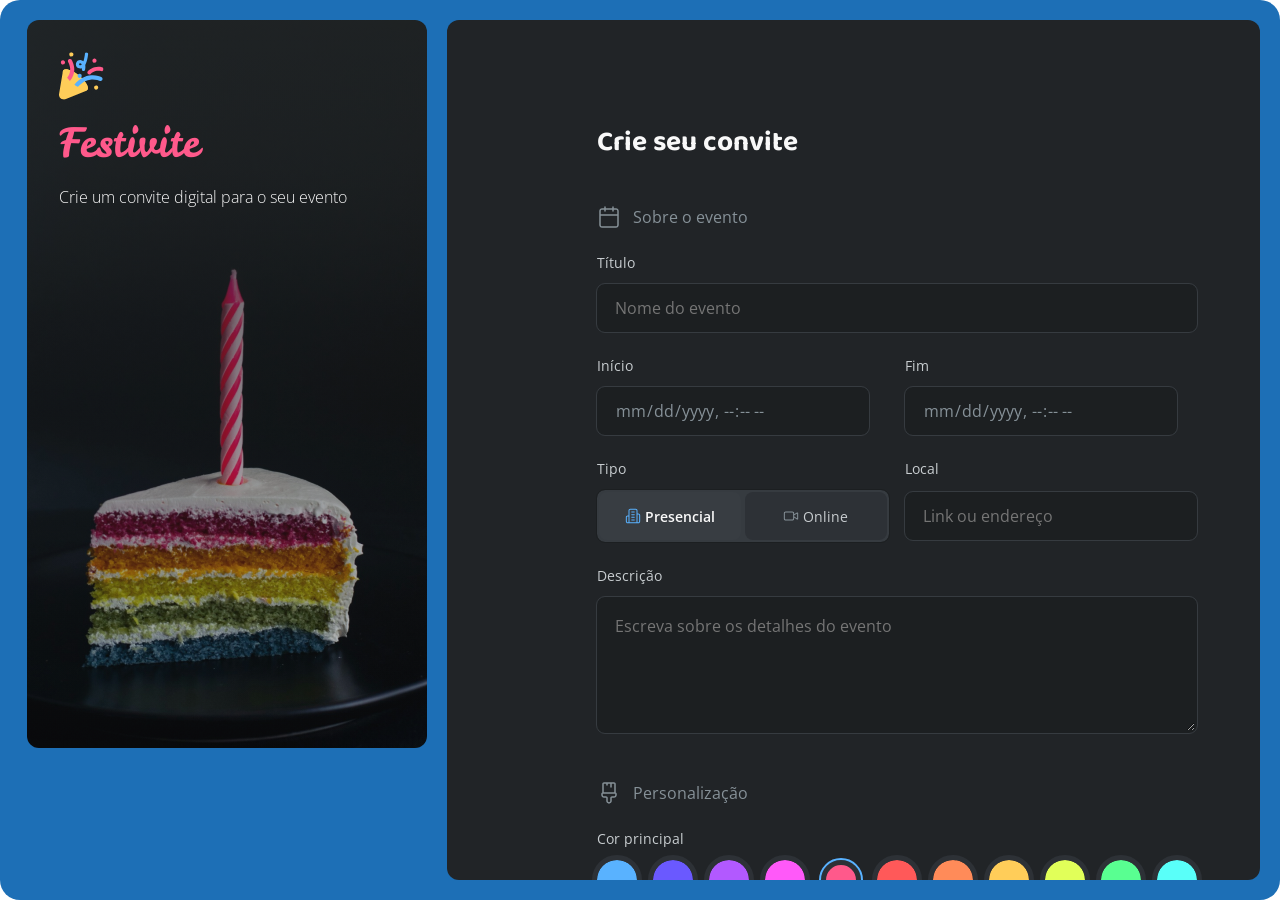
<file: index.html>
<!DOCTYPE html>
<html lang="pt-br">

<head>
    <link rel="preconnect" href="https://fonts.googleapis.com">
    <link rel="preconnect" href="https://fonts.gstatic.com" crossorigin>

    <meta charset="UTF-8">
    <meta name="viewport" content="width=device-width, initial-scale=1.0">

    <title>Festivite</title>

    <link rel="stylesheet" href="styles/index.css">

    <link href="https://fonts.googleapis.com/css2?family=Leckerli+One&display=swap" rel="stylesheet">
    <link href="https://fonts.googleapis.com/css2?family=Baloo+2:wght@400..800&display=swap" rel="stylesheet">
    <link href="https://fonts.googleapis.com/css2?family=Open+Sans:ital,wght@0,300..800;1,300..800&display=swap"
        rel="stylesheet">
</head>

<body>

    <div id="app">
        <aside>
            <div class="brand">
                <header>
                    <img src="assets/Logo.svg" alt="Imagem da logo do Festivite">
                    <h1 class=".text-logo">Festivite</h1>
                    <p class=".text-logo-p">Crie um convite digital para o seu evento</p>
                </header>
            </div>
        </aside>
        <main>
            <div class="invite">
                <header>
                    <p>Crie seu convite</p>
                </header>
                <div class="forms">
                    <form action="">
                        <fieldset class="event-wrapper">
                            <legend>
                                <svg width="32" height="32" viewBox="0 0 32 32" fill="none"
                                    xmlns="http://www.w3.org/2000/svg">
                                    <path fill-rule="evenodd" clip-rule="evenodd"
                                        d="M10.6667 1.66675C11.219 1.66675 11.6667 2.11446 11.6667 2.66675V4.33341H20.3333V2.66675C20.3333 2.11446 20.781 1.66675 21.3333 1.66675C21.8856 1.66675 22.3333 2.11446 22.3333 2.66675V4.33341H25.3333C27.3584 4.33341 29 5.97504 29 8.00008V26.6667C29 28.6918 27.3584 30.3334 25.3333 30.3334H6.66667C4.64162 30.3334 3 28.6918 3 26.6667V8.00008C3 5.97504 4.64162 4.33341 6.66667 4.33341H9.66667V2.66675C9.66667 2.11446 10.1144 1.66675 10.6667 1.66675ZM9.66667 6.33341H6.66667C5.74619 6.33341 5 7.07961 5 8.00008V12.3334H27V8.00008C27 7.07961 26.2538 6.33341 25.3333 6.33341H22.3333V8.00008C22.3333 8.55237 21.8856 9.00008 21.3333 9.00008C20.781 9.00008 20.3333 8.55237 20.3333 8.00008V6.33341H11.6667V8.00008C11.6667 8.55237 11.219 9.00008 10.6667 9.00008C10.1144 9.00008 9.66667 8.55237 9.66667 8.00008V6.33341ZM27 14.3334H5V26.6667C5 27.5872 5.74619 28.3334 6.66667 28.3334H25.3333C26.2538 28.3334 27 27.5872 27 26.6667V14.3334Z"
                                        fill="white" />
                                </svg>
                                <span>Sobre o evento</span>
                            </legend>

                            <div class="input-wrapper">
                                <label for="nome-evento">Título</label>
                                <input type="text" id="nome-evento" name="nome-evento" placeholder="Nome do evento">
                            </div>

                            <div class="flex">
                                <div class="input-wrapper flex-1">
                                    <label for="dataini-evento">Início</label>
                                    <input type="datetime-local" id="dataini-evento" name="dataini-evento"
                                        placeholder="DD/MM/AAA, --:--" lang="pt-br">
                                </div>

                                <div class="input-wrapper flex-1">
                                    <label for="datafim-evento">Fim</label>
                                    <input type="datetime-local" id="datafim-evento" name="datafim-evento"
                                        placeholder="DD/MM/AAA, --:--" lang="pt-br">
                                </div>
                            </div>

                            <div class="flex">
                                <div class="input-wrapper flex-1">
                                    <label>Tipo</label>

                                    <div class="radio-wrapper">
                                        <input type="radio" id="presencial" name="tipo-evento" value="presencial"
                                            checked>
                                        <label for="presencial">
                                            <svg width="32" height="32" viewBox="0 0 32 32" fill="none"
                                                xmlns="http://www.w3.org/2000/svg">
                                                <path fill-rule="evenodd" clip-rule="evenodd"
                                                    d="M10.6666 3.66675C10.2246 3.66675 9.80067 3.84234 9.48811 4.1549C9.17555 4.46746 8.99996 4.89139 8.99996 5.33341V28.3334H23V5.33341C23 4.89139 22.8244 4.46746 22.5118 4.1549C22.1992 3.84234 21.7753 3.66675 21.3333 3.66675H10.6666ZM25 11.0001V5.33341C25 4.36095 24.6136 3.42832 23.926 2.74069C23.2384 2.05306 22.3058 1.66675 21.3333 1.66675H10.6666C9.69417 1.66675 8.76153 2.05306 8.0739 2.74069C7.38627 3.42832 6.99996 4.36095 6.99996 5.33341V15.0001H5.33329C4.36083 15.0001 3.4282 15.3864 2.74057 16.074C2.05293 16.7617 1.66663 17.6943 1.66663 18.6667V26.6667C1.66663 27.6392 2.05293 28.5718 2.74057 29.2595C3.4282 29.9471 4.36083 30.3334 5.33329 30.3334H26.6666C27.6391 30.3334 28.5717 29.9471 29.2593 29.2595C29.947 28.5718 30.3333 27.6392 30.3333 26.6667V14.6667C30.3333 13.6943 29.947 12.7617 29.2593 12.074C28.5717 11.3864 27.6391 11.0001 26.6666 11.0001H25ZM25 13.0001V28.3334H26.6666C27.1087 28.3334 27.5326 28.1578 27.8451 27.8453C28.1577 27.5327 28.3333 27.1088 28.3333 26.6667V14.6667C28.3333 14.2247 28.1577 13.8008 27.8451 13.4882C27.5326 13.1757 27.1087 13.0001 26.6666 13.0001H25ZM6.99996 17.0001H5.33329C4.89127 17.0001 4.46734 17.1757 4.15478 17.4882C3.84222 17.8008 3.66663 18.2247 3.66663 18.6667V26.6667C3.66663 27.1088 3.84222 27.5327 4.15478 27.8453C4.46734 28.1578 4.89127 28.3334 5.33329 28.3334H6.99996V17.0001ZM12.3333 8.00008C12.3333 7.4478 12.781 7.00008 13.3333 7.00008H18.6666C19.2189 7.00008 19.6666 7.4478 19.6666 8.00008C19.6666 8.55237 19.2189 9.00008 18.6666 9.00008H13.3333C12.781 9.00008 12.3333 8.55237 12.3333 8.00008ZM12.3333 13.3334C12.3333 12.7811 12.781 12.3334 13.3333 12.3334H18.6666C19.2189 12.3334 19.6666 12.7811 19.6666 13.3334C19.6666 13.8857 19.2189 14.3334 18.6666 14.3334H13.3333C12.781 14.3334 12.3333 13.8857 12.3333 13.3334ZM12.3333 18.6667C12.3333 18.1145 12.781 17.6667 13.3333 17.6667H18.6666C19.2189 17.6667 19.6666 18.1145 19.6666 18.6667C19.6666 19.219 19.2189 19.6667 18.6666 19.6667H13.3333C12.781 19.6667 12.3333 19.219 12.3333 18.6667ZM12.3333 24.0001C12.3333 23.4478 12.781 23.0001 13.3333 23.0001H18.6666C19.2189 23.0001 19.6666 23.4478 19.6666 24.0001C19.6666 24.5524 19.2189 25.0001 18.6666 25.0001H13.3333C12.781 25.0001 12.3333 24.5524 12.3333 24.0001Z"
                                                    fill="white" />
                                            </svg>
                                            Presencial
                                        </label>

                                        <input type="radio" id="online" name="tipo-evento" value="online">
                                        <label for="online">
                                            <svg width="32" height="32" viewBox="0 0 32 32" fill="none"
                                                xmlns="http://www.w3.org/2000/svg">
                                                <path fill-rule="evenodd" clip-rule="evenodd"
                                                    d="M5.33329 9C4.41282 9 3.66663 9.74619 3.66663 10.6667V21.3333C3.66663 22.2538 4.41282 23 5.33329 23H18.6666C19.5871 23 20.3333 22.2538 20.3333 21.3333V17.347C20.3332 17.3373 20.3332 17.3276 20.3333 17.3178V14.019C20.3331 14.0069 20.3331 13.9949 20.3333 13.9829V10.6667C20.3333 9.74619 19.5871 9 18.6666 9H5.33329ZM22.3333 12.2588V10.6667C22.3333 8.64162 20.6917 7 18.6666 7H5.33329C3.30825 7 1.66663 8.64162 1.66663 10.6667V21.3333C1.66663 23.3584 3.30825 25 5.33329 25H18.6666C20.6917 25 22.3333 23.3584 22.3333 21.3333V19.2019L27.7433 22.8085C27.9943 22.9755 28.2859 23.0713 28.587 23.0858C28.8881 23.1002 29.1875 23.0326 29.4533 22.8903C29.7191 22.748 29.9413 22.5363 30.0962 22.2777C30.2512 22.0191 30.3331 21.7233 30.3333 21.4219V10.4936C30.3333 10.4935 30.3333 10.4937 30.3333 10.4936C30.3333 10.2005 30.256 9.9122 30.1092 9.65845C29.9624 9.40462 29.7511 9.19404 29.4968 9.04796C29.2425 8.90188 28.9542 8.82548 28.661 8.82648C28.3677 8.82747 28.0799 8.90583 27.8266 9.05363L22.3333 12.2588ZM22.3333 14.5743V16.7982L28.3333 20.7982V11.0735L22.3333 14.5743Z"
                                                    fill="white" />
                                            </svg>
                                            Online
                                        </label>
                                    </div>
                                </div>

                                <div class="input-wrapper flex-1">
                                    <label for="local-evento">Local</label>
                                    <input type="text" id="local-evento" name="local-evento"
                                        placeholder="Link ou endereço">
                                </div>
                            </div>

                            <div class="textarea-wrapper">
                                <label for="desc-evento">Descrição</label>
                                <textarea name="desc-evento" id="desc-evento" cols="20" rows="10"
                                    placeholder="Escreva sobre os detalhes do evento"></textarea>
                            </div>

                        </fieldset>

                        <fieldset class="event-wrapper">
                            <legend>
                                <svg width="32" height="32" viewBox="0 0 32 32" fill="none"
                                    xmlns="http://www.w3.org/2000/svg">
                                    <path fill-rule="evenodd" clip-rule="evenodd"
                                        d="M9.33335 3.66675C9.24495 3.66675 9.16016 3.70187 9.09765 3.76438C9.03514 3.82689 9.00002 3.91168 9.00002 4.00008V15.0001H23V4.00008C23 3.91167 22.9649 3.82689 22.9024 3.76438C22.8399 3.70187 22.7551 3.66675 22.6667 3.66675H19.6667V8.00008C19.6667 8.55237 19.219 9.00008 18.6667 9.00008C18.1144 9.00008 17.6667 8.55237 17.6667 8.00008V3.66675H14.3334V5.33341C14.3334 5.8857 13.8856 6.33341 13.3334 6.33341C12.7811 6.33341 12.3334 5.8857 12.3334 5.33341V3.66675H9.33335ZM9.33335 1.66675C8.71451 1.66675 8.12102 1.91258 7.68344 2.35017C7.24585 2.78775 7.00002 3.38124 7.00002 4.00008V15.2252C6.76099 15.3386 6.54075 15.4929 6.3501 15.6835C5.91252 16.1211 5.66669 16.7146 5.66669 17.3334V18.6667C5.66669 19.6392 6.053 20.5718 6.74063 21.2595C7.42826 21.9471 8.36089 22.3334 9.33335 22.3334H12C12.0884 22.3334 12.1732 22.3685 12.2357 22.431C12.2982 22.4936 12.3334 22.5783 12.3334 22.6667V26.5334C12.3334 27.5059 12.7197 28.4385 13.4073 29.1261C14.0949 29.8138 15.0276 30.2001 16 30.2001C16.9725 30.2001 17.9051 29.8138 18.5927 29.1261C19.2804 28.4385 19.6667 27.5059 19.6667 26.5334V22.6667C19.6667 22.5783 19.7018 22.4936 19.7643 22.431C19.8268 22.3685 19.9116 22.3334 20 22.3334H22.6667C23.6391 22.3334 24.5718 21.9471 25.2594 21.2595C25.947 20.5718 26.3334 19.6392 26.3334 18.6667V17.3334C26.3334 16.7146 26.0875 16.1211 25.6499 15.6835C25.4593 15.4929 25.2391 15.3386 25 15.2252V4.00008C25 3.38124 24.7542 2.78775 24.3166 2.35017C23.879 1.91258 23.2855 1.66675 22.6667 1.66675H9.33335ZM8.00002 17.0001C7.91162 17.0001 7.82683 17.0352 7.76432 17.0977C7.70181 17.1602 7.66669 17.245 7.66669 17.3334V18.6667C7.66669 19.1088 7.84228 19.5327 8.15484 19.8453C8.4674 20.1578 8.89133 20.3334 9.33335 20.3334H12C12.6189 20.3334 13.2123 20.5792 13.6499 21.0168C14.0875 21.4544 14.3334 22.0479 14.3334 22.6667V26.5334C14.3334 26.9754 14.5089 27.3994 14.8215 27.7119C15.1341 28.0245 15.558 28.2001 16 28.2001C16.442 28.2001 16.866 28.0245 17.1785 27.7119C17.4911 27.3994 17.6667 26.9754 17.6667 26.5334V22.6667C17.6667 22.0479 17.9125 21.4544 18.3501 21.0168C18.7877 20.5792 19.3812 20.3334 20 20.3334H22.6667C23.1087 20.3334 23.5326 20.1578 23.8452 19.8453C24.1578 19.5327 24.3334 19.1088 24.3334 18.6667V17.3334C24.3334 17.245 24.2982 17.1602 24.2357 17.0977C24.1732 17.0352 24.0884 17.0001 24 17.0001H8.00002Z"
                                        fill="white" />
                                </svg>
                                <span>Personalização</span>
                            </legend>

                            <div class="input-wrapper">
                                <label>Cor principal</label>

                                <div class="color-wrapper">
                                    <div class="color-inner color-brandlight">
                                        <div class="color-image"></div>
                                        <input type="radio" name="cor-convite" value="brand-light" id="cor-brand-light">
                                    </div>

                                    <div class="color-inner color-navy">
                                        <div class="color-image"></div>
                                        <input type="radio" name="cor-convite" value="navy" id="cor-navy">
                                    </div>

                                    <div class="color-inner color-purple">
                                        <div class="color-image"></div>
                                        <input type="radio" name="cor-convite" value="purple" id="cor-purple">
                                    </div>

                                    <div class="color-inner color-fuschia">
                                        <div class="color-image"></div>
                                        <input type="radio" name="cor-convite" value="fuchsia" id="cor-fuchsia">
                                    </div>

                                    <div class="color-inner color-pink">
                                        <div class="color-image"></div>
                                        <input type="radio" name="cor-convite" value="pink" id="cor-pink" checked>
                                    </div>

                                    <div class="color-inner color-danger">
                                        <div class="color-image"></div>
                                        <input type="radio" name="cor-convite" value="danger" id="cor-danger">
                                    </div>

                                    <div class="color-inner color-orange">
                                        <div class="color-image"></div>
                                        <input type="radio" name="cor-convite" value="orange" id="cor-orange">
                                    </div>

                                    <div class="color-inner color-yellow">
                                        <div class="color-image"></div>
                                        <input type="radio" name="cor-convite" value="yellow" id="cor-yellow">
                                    </div>

                                    <div class="color-inner color-lime">
                                        <div class="color-image"></div>
                                        <input type="radio" name="cor-convite" value="lime" id="cor-lime">
                                    </div>

                                    <div class="color-inner color-green">
                                        <div class="color-image"></div>
                                        <input type="radio" name="cor-convite" value="green" id="cor-green">
                                    </div>

                                    <div class="color-inner color-cyan">
                                        <div class="color-image"></div>
                                        <input type="radio" name="cor-convite" value="cyan" id="cor-cyan">
                                    </div>
                                </div>
                            </div>

                            <div class="input-wrapper">
                                <label>Tema do evento</label>

                                <div class="tema-wrapper">
                                    <div class="tema-inner">
                                        <div class="tema-image"></div>
                                        <input type="radio" name="tema-evento" value="infantil" id="infantil">
                                        <img src="assets/themes/infantil.png" alt="ícone do tema infantil.">
                                        <label for="infantil">Infantil</label>
                                    </div>

                                    <div class="tema-inner">
                                        <div class="tema-image"></div>
                                        <input type="radio" name="tema-evento" value="aniversario" id="aniversario" checked>
                                        <img src="assets/themes/aniversario.png" alt="ícone do tema aniversário.">
                                        <label for="aniversario">Aniversário</label>
                                    </div>

                                    <div class="tema-inner">
                                        <div class="tema-image"></div>
                                        <input type="radio" name="tema-evento" value="formatura" id="formatura">
                                        <img src="assets/themes/formatura.png" alt="ícone do tema formatura.">
                                        <label for="formatura">Formatura</label>
                                    </div>

                                    <div class="tema-inner">
                                        <div class="tema-image"></div>
                                        <input type="radio" name="tema-evento" value="casamento" id="casamento">
                                        <img src="assets/themes/casamento.png" alt="ícone do tema casamento.">
                                        <label for="casamento">Casamento</label>
                                    </div>

                                    <div class="tema-inner">
                                        <div class="tema-image"></div>
                                        <input type="radio" name="tema-evento" value="chabebe" id="chabebe">
                                        <img src="assets/themes/chadebebe.png" alt="ícone do chá de bebê.">
                                        <label for="chabebe">Chá de bebê</label>
                                    </div>

                                    <div class="tema-inner">
                                        <div class="tema-image"></div>
                                        <input type="radio" name="tema-evento" value="chapanela" id="chapanela">
                                        <img src="assets/themes/chadepanela.png" alt="ícone do chá de panela.">
                                        <label for="chapanela">Chá de panela</label>
                                    </div>

                                    <div class="tema-inner">
                                        <div class="tema-image"></div>
                                        <input type="radio" name="tema-evento" value="carnaval" id="carnaval">
                                        <img src="assets/themes/carnaval.png" alt="ícone tema de carnaval.">
                                        <label for="carnaval">Carnaval</label>
                                    </div>

                                    <div class="tema-inner">
                                        <div class="tema-image"></div>
                                        <input type="radio" name="tema-evento" value="pascoa" id="pascoa">
                                        <img src="assets/themes/pascoa.png" alt="ícone tema de páscoa.">
                                        <label for="pascoa">Páscoa</label>
                                    </div>

                                    <div class="tema-inner">
                                        <div class="tema-image"></div>
                                        <input type="radio" name="tema-evento" value="saojoao" id="saojoao">
                                        <img src="assets/themes/saojoao.png" alt="ícone tema de são joão.">
                                        <label for="saojoao">São João</label>
                                    </div>

                                    <div class="tema-inner">
                                        <div class="tema-image"></div>
                                        <input type="radio" name="tema-evento" value="halloween" id="halloween">
                                        <img src="assets/themes/halloween.png" alt="ícone tema de halloween.">
                                        <label for="halloween">Halloween</label>
                                    </div>

                                    <div class="tema-inner">
                                        <div class="tema-image"></div>
                                        <input type="radio" name="tema-evento" value="natal" id="natal">
                                        <img src="assets/themes/natal.png" alt="ícone tema de natal.">
                                        <label for="natal">Natal</label>
                                    </div>

                                    <div class="tema-inner">
                                        <div class="tema-image"></div>
                                        <input type="radio" name="tema-evento" value="outros" id="outros">
                                        <img src="assets/themes/outro.png" alt="ícone de qualquer outro tema.">
                                        <label for="outros">Outros</label>
                                    </div>
                                </div>
                            </div>

                            <div class="flex">

                                <div class="bgcolor-wrapper">
                                    <label>Estilo</label>
                                    <div class="check-label">
                                        <label class="checkbox-wrapper">
                                            <input type="checkbox" id="dark-theme" name="dark-theme" checked>
                                            <span class="checkbox-slider"></span>
                                        </label>
                                        <span id="dark-text">Escuro</span>
                                        <span id="light-text">Claro </span>
                                    </div>
                                </div>

                                <div class="input-wrapper">
                                    <label>Foto de capa</label>
                                    <div class="upload-wrapper">
                                        <div class="upload-button">
                                            <input type="file" id="capa-convite" name="capa-convite">
                                            <svg width="32" height="32" viewBox="0 0 32 32" fill="none"
                                                xmlns="http://www.w3.org/2000/svg">
                                                <path fill-rule="evenodd" clip-rule="evenodd"
                                                    d="M15.2929 3.29289C15.6834 2.90237 16.3166 2.90237 16.7071 3.29289L23.3738 9.95956C23.7643 10.3501 23.7643 10.9832 23.3738 11.3738C22.9832 11.7643 22.3501 11.7643 21.9596 11.3738L17 6.41421V20C17 20.5523 16.5523 21 16 21C15.4477 21 15 20.5523 15 20V6.41421L10.0404 11.3738C9.64992 11.7643 9.01675 11.7643 8.62623 11.3738C8.2357 10.9832 8.2357 10.3501 8.62623 9.95956L15.2929 3.29289ZM4 19C4.55228 19 5 19.4477 5 20V25.3333C5 25.7754 5.17559 26.1993 5.48816 26.5118C5.80072 26.8244 6.22464 27 6.66667 27H25.3333C25.7754 27 26.1993 26.8244 26.5118 26.5118C26.8244 26.1993 27 25.7754 27 25.3333V20C27 19.4477 27.4477 19 28 19C28.5523 19 29 19.4477 29 20V25.3333C29 26.3058 28.6137 27.2384 27.9261 27.9261C27.2384 28.6137 26.3058 29 25.3333 29H6.66667C5.69421 29 4.76157 28.6137 4.07394 27.9261C3.38631 27.2384 3 26.3058 3 25.3333V20C3 19.4477 3.44772 19 4 19Z"
                                                    fill="white" />
                                            </svg>
                                            <label for="capa-convite" class="capa-convite">Selecionar</label>
                                        </div>
                                        <span>Nenhum arquivo selecionado</span>
                                    </div>
                                </div>
                            </div>

                        </fieldset>

                        <fieldset class="event-wrapper">
                            <legend>
                                <svg width="32" height="32" viewBox="0 0 32 32" fill="none"
                                    xmlns="http://www.w3.org/2000/svg">
                                    <path fill-rule="evenodd" clip-rule="evenodd"
                                        d="M9.33335 3.66675C9.24495 3.66675 9.16016 3.70187 9.09765 3.76438C9.03514 3.82689 9.00002 3.91168 9.00002 4.00008V15.0001H23V4.00008C23 3.91167 22.9649 3.82689 22.9024 3.76438C22.8399 3.70187 22.7551 3.66675 22.6667 3.66675H19.6667V8.00008C19.6667 8.55237 19.219 9.00008 18.6667 9.00008C18.1144 9.00008 17.6667 8.55237 17.6667 8.00008V3.66675H14.3334V5.33341C14.3334 5.8857 13.8856 6.33341 13.3334 6.33341C12.7811 6.33341 12.3334 5.8857 12.3334 5.33341V3.66675H9.33335ZM9.33335 1.66675C8.71451 1.66675 8.12102 1.91258 7.68344 2.35017C7.24585 2.78775 7.00002 3.38124 7.00002 4.00008V15.2252C6.76099 15.3386 6.54075 15.4929 6.3501 15.6835C5.91252 16.1211 5.66669 16.7146 5.66669 17.3334V18.6667C5.66669 19.6392 6.053 20.5718 6.74063 21.2595C7.42826 21.9471 8.36089 22.3334 9.33335 22.3334H12C12.0884 22.3334 12.1732 22.3685 12.2357 22.431C12.2982 22.4936 12.3334 22.5783 12.3334 22.6667V26.5334C12.3334 27.5059 12.7197 28.4385 13.4073 29.1261C14.0949 29.8138 15.0276 30.2001 16 30.2001C16.9725 30.2001 17.9051 29.8138 18.5927 29.1261C19.2804 28.4385 19.6667 27.5059 19.6667 26.5334V22.6667C19.6667 22.5783 19.7018 22.4936 19.7643 22.431C19.8268 22.3685 19.9116 22.3334 20 22.3334H22.6667C23.6391 22.3334 24.5718 21.9471 25.2594 21.2595C25.947 20.5718 26.3334 19.6392 26.3334 18.6667V17.3334C26.3334 16.7146 26.0875 16.1211 25.6499 15.6835C25.4593 15.4929 25.2391 15.3386 25 15.2252V4.00008C25 3.38124 24.7542 2.78775 24.3166 2.35017C23.879 1.91258 23.2855 1.66675 22.6667 1.66675H9.33335ZM8.00002 17.0001C7.91162 17.0001 7.82683 17.0352 7.76432 17.0977C7.70181 17.1602 7.66669 17.245 7.66669 17.3334V18.6667C7.66669 19.1088 7.84228 19.5327 8.15484 19.8453C8.4674 20.1578 8.89133 20.3334 9.33335 20.3334H12C12.6189 20.3334 13.2123 20.5792 13.6499 21.0168C14.0875 21.4544 14.3334 22.0479 14.3334 22.6667V26.5334C14.3334 26.9754 14.5089 27.3994 14.8215 27.7119C15.1341 28.0245 15.558 28.2001 16 28.2001C16.442 28.2001 16.866 28.0245 17.1785 27.7119C17.4911 27.3994 17.6667 26.9754 17.6667 26.5334V22.6667C17.6667 22.0479 17.9125 21.4544 18.3501 21.0168C18.7877 20.5792 19.3812 20.3334 20 20.3334H22.6667C23.1087 20.3334 23.5326 20.1578 23.8452 19.8453C24.1578 19.5327 24.3334 19.1088 24.3334 18.6667V17.3334C24.3334 17.245 24.2982 17.1602 24.2357 17.0977C24.1732 17.0352 24.0884 17.0001 24 17.0001H8.00002Z"
                                        fill="white" />
                                </svg>
                                <span>Dados para contato</span>
                            </legend>
                            <div class="input-wrapper">
                                <label for="cliente-nome">Nome</label>
                                <input type="text" id="cliente-nome" name="cliente-nome" placeholder="Nome completo"
                                    required>
                                <div class="error">
                                    <svg width="16" height="16" viewBox="0 0 16 16" fill="none"
                                        xmlns="http://www.w3.org/2000/svg">
                                        <g clip-path="url(#clip0_4165_256)">
                                            <path fill-rule="evenodd" clip-rule="evenodd"
                                                d="M8.00004 1.83337C4.59428 1.83337 1.83337 4.59428 1.83337 8.00004C1.83337 11.4058 4.59428 14.1667 8.00004 14.1667C11.4058 14.1667 14.1667 11.4058 14.1667 8.00004C14.1667 4.59428 11.4058 1.83337 8.00004 1.83337ZM0.833374 8.00004C0.833374 4.042 4.042 0.833374 8.00004 0.833374C11.9581 0.833374 15.1667 4.042 15.1667 8.00004C15.1667 11.9581 11.9581 15.1667 8.00004 15.1667C4.042 15.1667 0.833374 11.9581 0.833374 8.00004ZM8.00004 4.83337C8.27618 4.83337 8.50004 5.05723 8.50004 5.33337V8.00004C8.50004 8.27618 8.27618 8.50004 8.00004 8.50004C7.7239 8.50004 7.50004 8.27618 7.50004 8.00004V5.33337C7.50004 5.05723 7.7239 4.83337 8.00004 4.83337ZM7.50004 10.6667C7.50004 10.3906 7.7239 10.1667 8.00004 10.1667H8.00671C8.28285 10.1667 8.50671 10.3906 8.50671 10.6667C8.50671 10.9428 8.28285 11.1667 8.00671 11.1667H8.00004C7.7239 11.1667 7.50004 10.9428 7.50004 10.6667Z"
                                                fill="#FF5959" />
                                        </g>
                                        <defs>
                                            <clipPath id="clip0_4165_256">
                                                <rect width="16" height="16" fill="white" />
                                            </clipPath>
                                        </defs>
                                    </svg>
                                    <span>Campo obrigatório</span>
                                </div>
                            </div>
                            <div class="flex">
                                <div class="input-wrapper flex-1">
                                    <label for="cliente-email">E-mail</label>
                                    <input type="email" id="cliente-email" name="cliente-email"
                                        placeholder="exemplo@email.com">
                                </div>
                                <div class="input-wrapper flex-1">
                                    <label for="cliente-fone">Telefone</label>
                                    <input type="text" id="cliente-fone" name="cliente-fone"
                                        placeholder="(99) 99999-9999">
                                </div>
                            </div>
                        </fieldset>

                        <fieldset class="input-group-wrapper">
                            <div class="terms-wrapper">
                                <div class="option-term-wrapper checkbox-wrapper">
                                    <div class="checkbox-image">
                                        <svg width="32" height="32" viewBox="0 0 32 32" fill="none"
                                            xmlns="http://www.w3.org/2000/svg">
                                            <path fill-rule="evenodd" clip-rule="evenodd"
                                                d="M27.3738 7.29289C27.7643 7.68342 27.7643 8.31658 27.3738 8.70711L12.7071 23.3738C12.3166 23.7643 11.6835 23.7643 11.2929 23.3738L4.62627 16.7071C4.23574 16.3166 4.23574 15.6834 4.62627 15.2929C5.01679 14.9024 5.64996 14.9024 6.04048 15.2929L12 21.2525L25.9596 7.29289C26.3501 6.90237 26.9833 6.90237 27.3738 7.29289Z"
                                                fill="white" />
                                        </svg>
                                    </div>
                                    <input type="checkbox" name="term-privacy" id="term-privacy" required checked>
                                    <label for="term-privacy">
                                        Li e concordo com os <a href>Termos e Condições</a> e com a <a href>Política de
                                            Privacidade</a>
                                    </label>
                                </div>
                                <div class="option-term-wrapper checkbox-wrapper">
                                    <div class="checkbox-image">
                                        <svg width="32" height="32" viewBox="0 0 32 32" fill="none"
                                            xmlns="http://www.w3.org/2000/svg">
                                            <path fill-rule="evenodd" clip-rule="evenodd"
                                                d="M27.3738 7.29289C27.7643 7.68342 27.7643 8.31658 27.3738 8.70711L12.7071 23.3738C12.3166 23.7643 11.6835 23.7643 11.2929 23.3738L4.62627 16.7071C4.23574 16.3166 4.23574 15.6834 4.62627 15.2929C5.01679 14.9024 5.64996 14.9024 6.04048 15.2929L12 21.2525L25.9596 7.29289C26.3501 6.90237 26.9833 6.90237 27.3738 7.29289Z"
                                                fill="white" />
                                        </svg>
                                    </div>
                                    <input type="checkbox" name="term-upds-email" id="term-upds-email">
                                    <label for="term-upds-email">
                                        Aceito receber atualizações e promoções por e-mail
                                    </label>
                                </div>
                                <div class="option-term-wrapper checkbox-wrapper">
                                    <div class="checkbox-image">
                                        <svg width="32" height="32" viewBox="0 0 32 32" fill="none"
                                            xmlns="http://www.w3.org/2000/svg">
                                            <path fill-rule="evenodd" clip-rule="evenodd"
                                                d="M27.3738 7.29289C27.7643 7.68342 27.7643 8.31658 27.3738 8.70711L12.7071 23.3738C12.3166 23.7643 11.6835 23.7643 11.2929 23.3738L4.62627 16.7071C4.23574 16.3166 4.23574 15.6834 4.62627 15.2929C5.01679 14.9024 5.64996 14.9024 6.04048 15.2929L12 21.2525L25.9596 7.29289C26.3501 6.90237 26.9833 6.90237 27.3738 7.29289Z"
                                                fill="white" />
                                        </svg>
                                    </div>
                                    <input type="checkbox" name="term-upds-sms" id="term-upds-sms">
                                    <label for="term-upds-sms">
                                        Aceito receber atualizações e promoções por SMS
                                    </label>
                                </div>
                            </div>
                        </fieldset>

                        <div class="actions-wrapper">
                            <div class="custom-button">
                                <button class="btn-primary" type="submit"></button>
                                <svg width="32" height="32" viewBox="0 0 32 32" fill="none"
                                    xmlns="http://www.w3.org/2000/svg">
                                    <path fill-rule="evenodd" clip-rule="evenodd"
                                        d="M2.74063 6.74069C3.42826 6.05306 4.36089 5.66675 5.33335 5.66675H26.6667C27.6391 5.66675 28.5718 6.05306 29.2594 6.74069C29.947 7.42832 30.3334 8.36095 30.3334 9.33341V12.0001C30.3334 12.5524 29.8856 13.0001 29.3334 13.0001C28.5377 13.0001 27.7746 13.3162 27.212 13.8788C26.6494 14.4414 26.3334 15.2044 26.3334 16.0001C26.3334 16.7957 26.6494 17.5588 27.212 18.1214C27.7746 18.684 28.5377 19.0001 29.3334 19.0001C29.8856 19.0001 30.3334 19.4478 30.3334 20.0001V22.6667C30.3334 23.6392 29.947 24.5718 29.2594 25.2595C28.5718 25.9471 27.6391 26.3334 26.6667 26.3334H5.33335C4.36089 26.3334 3.42826 25.9471 2.74063 25.2595C2.053 24.5718 1.66669 23.6392 1.66669 22.6667V20.0001C1.66669 19.4478 2.1144 19.0001 2.66669 19.0001C3.46234 19.0001 4.2254 18.684 4.78801 18.1214C5.35062 17.5588 5.66669 16.7957 5.66669 16.0001C5.66669 15.2044 5.35062 14.4414 4.78801 13.8788C4.2254 13.3162 3.46234 13.0001 2.66669 13.0001C2.1144 13.0001 1.66669 12.5524 1.66669 12.0001V9.33341C1.66669 8.36095 2.053 7.42832 2.74063 6.74069ZM18.3334 24.3334V22.6667C18.3334 22.1145 17.8856 21.6667 17.3334 21.6667C16.7811 21.6667 16.3334 22.1145 16.3334 22.6667V24.3334H5.33335C4.89133 24.3334 4.4674 24.1578 4.15484 23.8453C3.84228 23.5327 3.66669 23.1088 3.66669 22.6667V20.8991C4.62013 20.7044 5.50384 20.234 6.20222 19.5356C7.1399 18.5979 7.66669 17.3262 7.66669 16.0001C7.66669 14.674 7.1399 13.4022 6.20222 12.4645C5.50384 11.7662 4.62013 11.2957 3.66669 11.1011V9.33341C3.66669 8.89139 3.84228 8.46746 4.15484 8.1549C4.4674 7.84234 4.89133 7.66675 5.33335 7.66675H16.3334V9.33341C16.3334 9.8857 16.7811 10.3334 17.3334 10.3334C17.8856 10.3334 18.3334 9.8857 18.3334 9.33341V7.66675H26.6667C27.1087 7.66675 27.5326 7.84234 27.8452 8.1549C28.1578 8.46746 28.3334 8.89139 28.3334 9.33341V11.1011C27.3799 11.2957 26.4962 11.7662 25.7978 12.4645C24.8601 13.4022 24.3334 14.674 24.3334 16.0001C24.3334 17.3262 24.8601 18.5979 25.7978 19.5356C26.4962 20.234 27.3799 20.7044 28.3334 20.8991V22.6667C28.3334 23.1088 28.1578 23.5327 27.8452 23.8453C27.5326 24.1578 27.1087 24.3334 26.6667 24.3334H18.3334ZM17.3334 13.6667C17.8856 13.6667 18.3334 14.1145 18.3334 14.6667V17.3334C18.3334 17.8857 17.8856 18.3334 17.3334 18.3334C16.7811 18.3334 16.3334 17.8857 16.3334 17.3334V14.6667C16.3334 14.1145 16.7811 13.6667 17.3334 13.6667Z"
                                        fill="white" />
                                </svg>
                                <span>Gerar convite</span>
                            </div>
                        </div>
                    </form>
                </div>
            </div>
        </main>
    </div>

</body>

</html>
</file>
<file: styles/index.css>
@import url(global.css);
@import url(utility.css);
@import url(layout.css);
@import url(forms.css);
</file>
